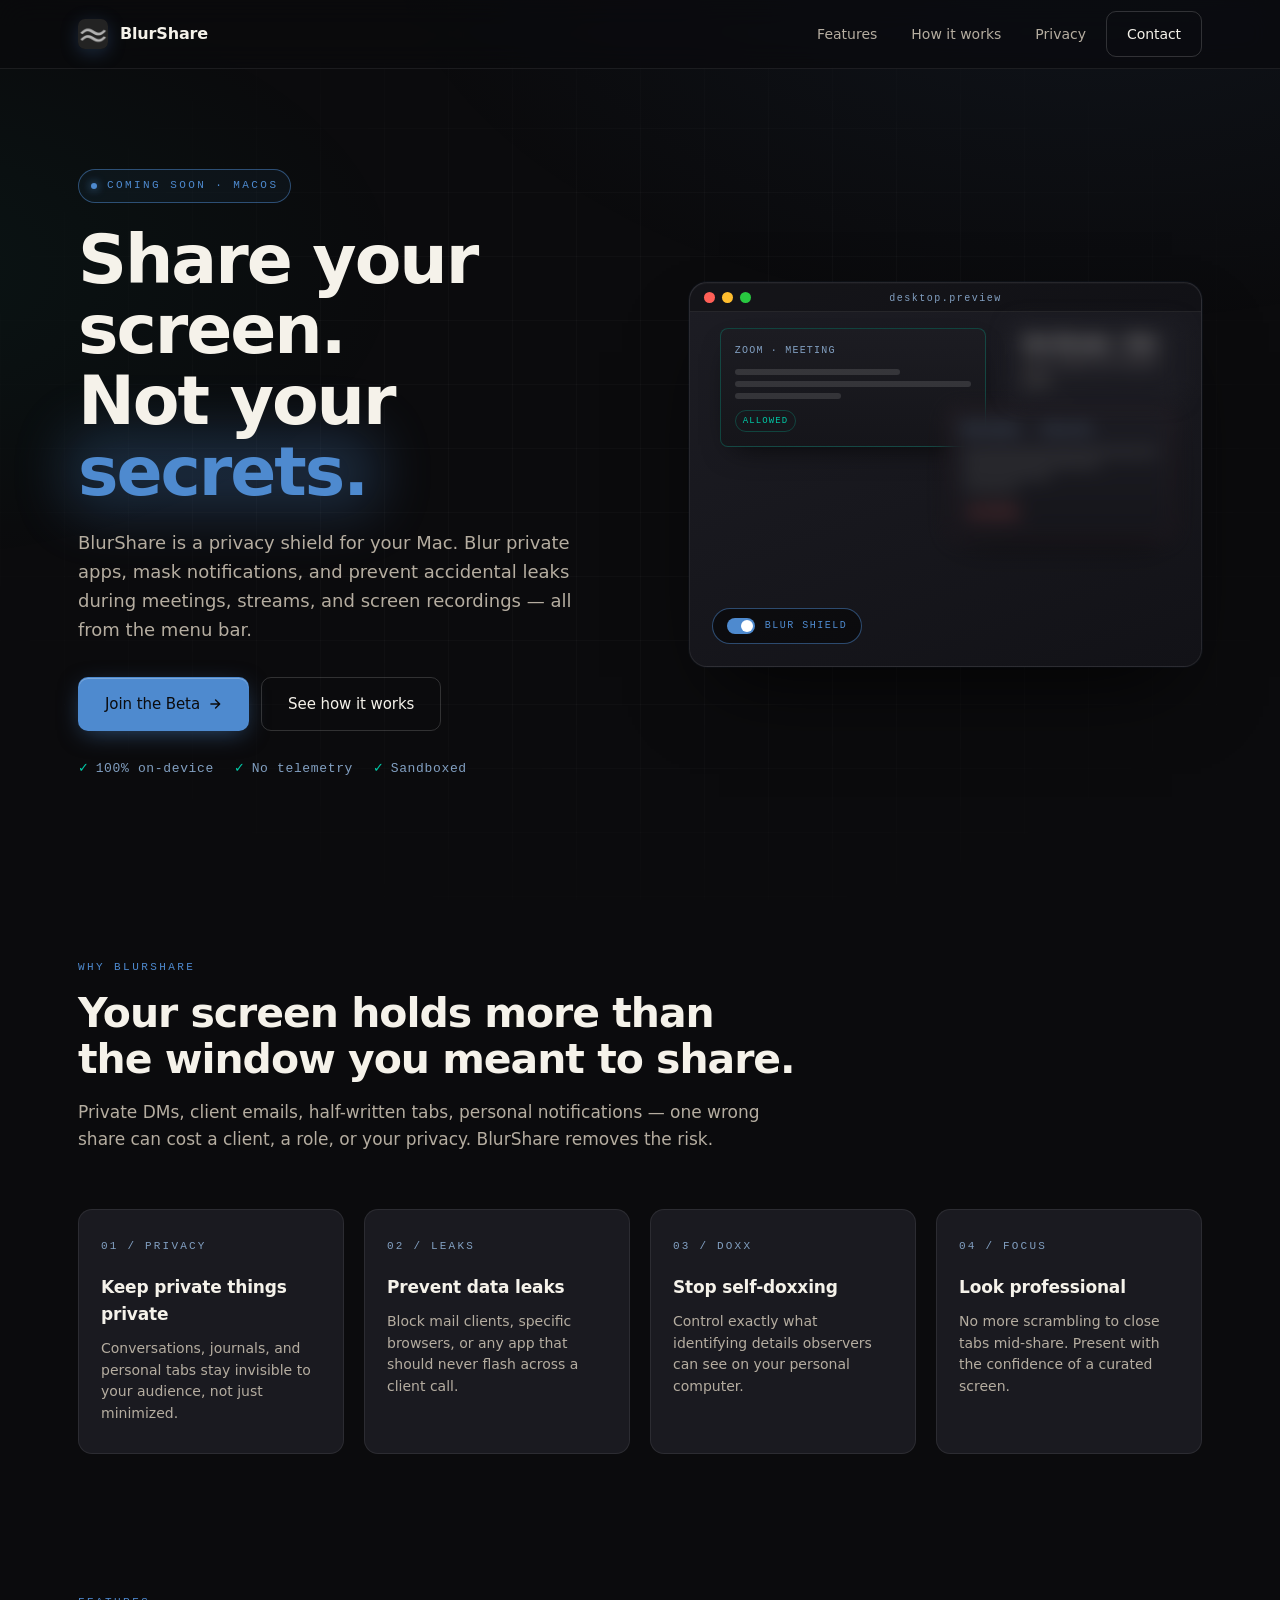
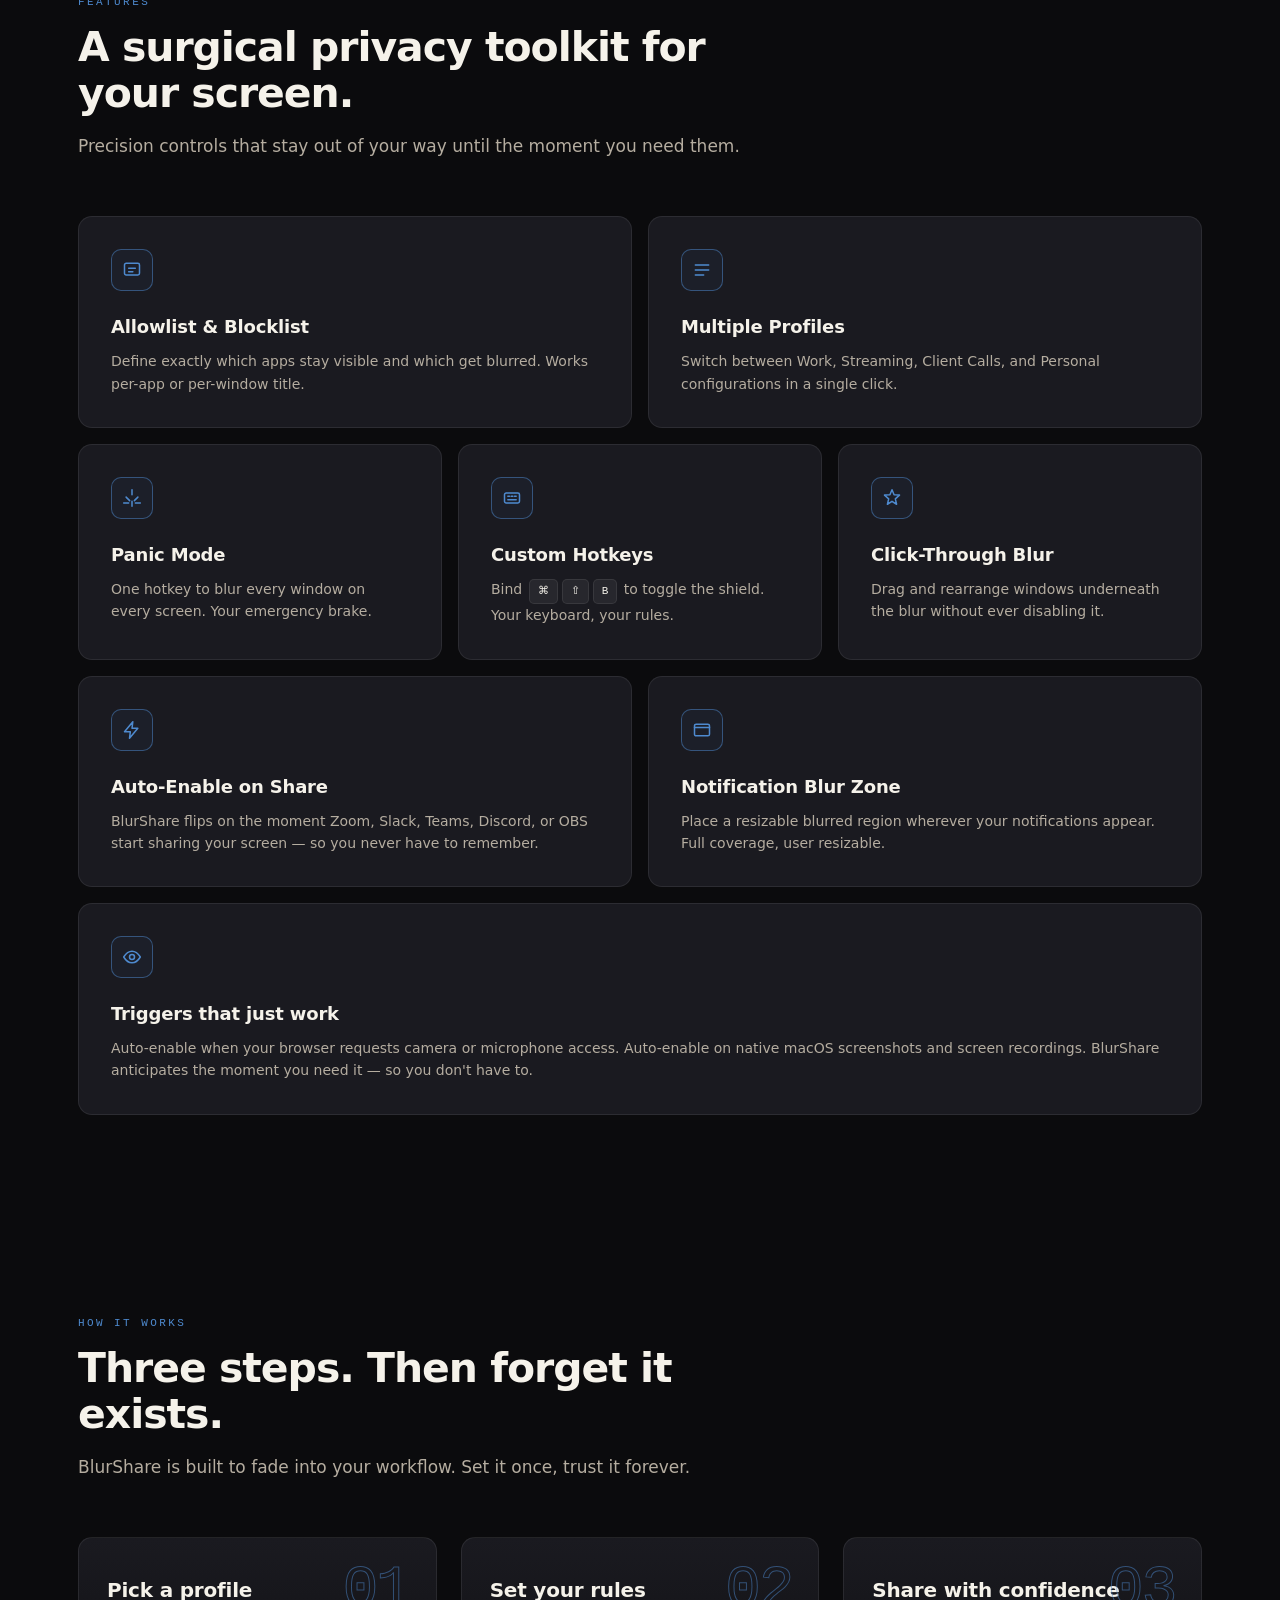
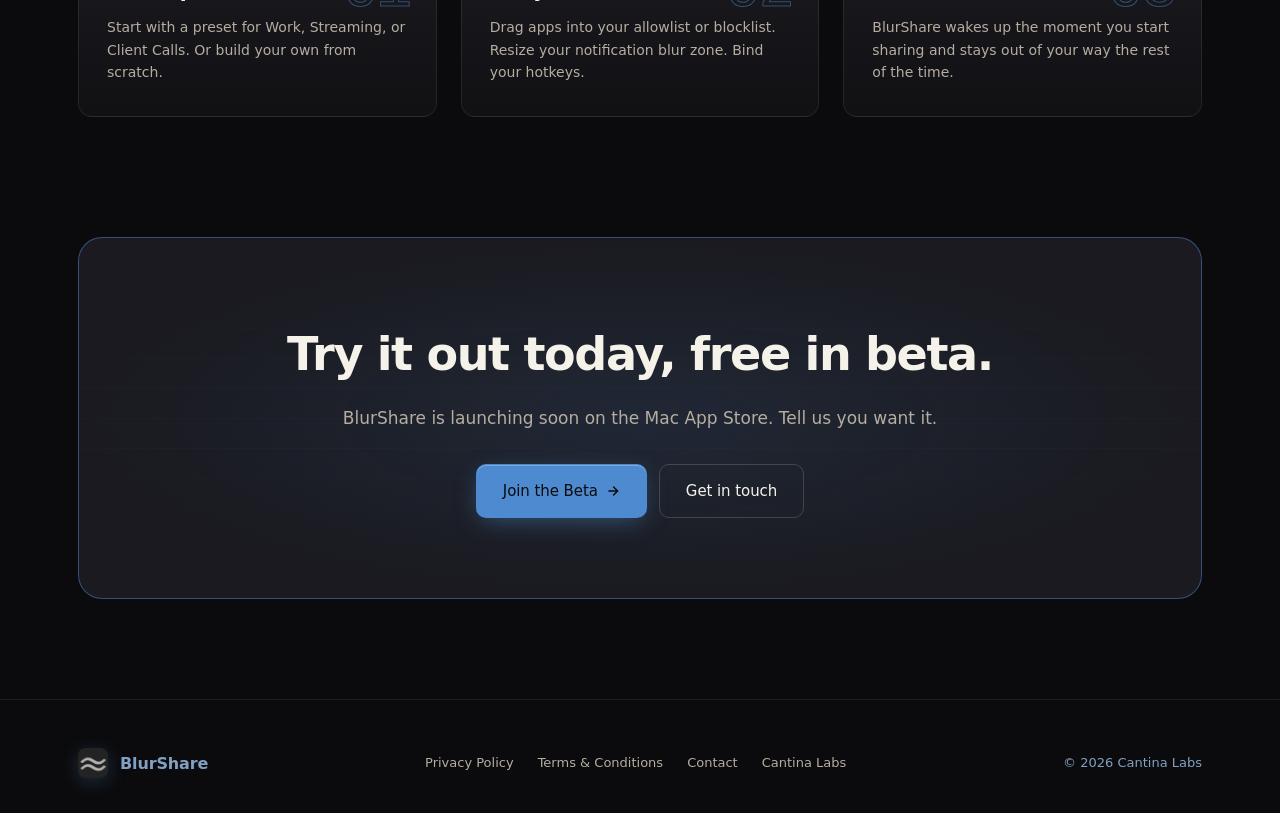
<file: index.html>
<!doctype html>
<html lang="en">
<head>
  <meta charset="utf-8" />
  <meta name="viewport" content="width=device-width, initial-scale=1" />
  <title>BlurShare — Share your screen, not your secrets.</title>
  <meta name="description" content="BlurShare is a macOS privacy shield for screen sharing and recording. Blur sensitive apps, mask notifications, and prevent accidental leaks — all from the menu bar." />
  <meta name="theme-color" content="#0b0b0d" />
  <link rel="icon" href="assets/app-icon.png" />
  <link rel="apple-touch-icon" href="assets/app-icon.png" />
  <meta property="og:title" content="BlurShare — Share your screen, not your secrets." />
  <meta property="og:description" content="A macOS privacy shield for screen sharing and recording. Built for professionals, creators, and anyone who shares their screen." />
  <meta property="og:image" content="assets/app-icon.png" />
  <meta property="og:type" content="website" />
  <link rel="stylesheet" href="styles.css" />
</head>
<body>

  <!-- NAV -->
  <nav class="nav">
    <div class="container nav-inner">
      <a class="nav-brand" href="/">
        <img src="assets/app-icon.png" alt="BlurShare icon" />
        <span>BlurShare</span>
      </a>
      <div class="nav-links">
        <a class="nav-link" href="#features">Features</a>
        <a class="nav-link" href="#how">How it works</a>
        <a class="nav-link" href="privacy.html">Privacy</a>
        <a class="btn btn-ghost" href="https://cantinalabs.dev/#contact">Contact</a>
      </div>
    </div>
  </nav>

  <!-- HERO -->
  <header class="hero">
    <div class="container hero-grid">
      <div class="hero-copy reveal">
        <span class="eyebrow"><span class="dot"></span> Coming soon · macOS</span>
        <h1>
          Share your screen.<br />
          Not your <span class="blur-word">secrets.</span>
        </h1>
        <p class="lede">
          BlurShare is a privacy shield for your Mac. Blur private apps, mask
          notifications, and prevent accidental leaks during meetings,
          streams, and screen recordings — all from the menu bar.
        </p>
        <div class="hero-ctas">
          <a class="btn btn-primary btn-lg" href="https://testflight.apple.com/join/V9GjfPta">
            Join the Beta
            <svg width="14" height="14" viewBox="0 0 24 24" fill="none" stroke="currentColor" stroke-width="2.5" stroke-linecap="round" stroke-linejoin="round"><path d="M5 12h14M13 5l7 7-7 7"/></svg>
          </a>
          <a class="btn btn-ghost btn-lg" href="#features">See how it works</a>
        </div>
        <div class="hero-meta">
          <span><span class="tick">✓</span> 100% on-device</span>
          <span><span class="tick">✓</span> No telemetry</span>
          <span><span class="tick">✓</span> Sandboxed</span>
        </div>
      </div>

      <!-- INTERACTIVE DEMO -->
      <div class="demo reveal reveal-d2" aria-label="Interactive preview">
        <div class="demo-lights"><span></span><span></span><span></span></div>
        <div class="demo-label">desktop.preview</div>

        <div class="win allowed">
          <div class="win-title">Zoom · Meeting</div>
          <div class="win-body">
            <div class="line med"></div>
            <div class="line"></div>
            <div class="line short"></div>
          </div>
          <span class="tag-pill">Allowed</span>
        </div>

        <div class="win private">
          <div class="win-title">Messages · Private</div>
          <div class="win-body">
            <div class="line"></div>
            <div class="line med"></div>
            <div class="line short"></div>
            <div class="line tiny"></div>
          </div>
          <span class="tag-pill">Blocked</span>
        </div>

        <div class="notif">
          <strong>New Message — Mom</strong>
          don't forget your dentist appt…
        </div>

        <button class="demo-toggle" type="button" aria-label="Toggle blur">
          <span class="sw"></span>
          Blur Shield
        </button>
      </div>
    </div>
  </header>

  <!-- PROBLEM / WHY -->
  <section id="why">
    <div class="container">
      <div class="section-head reveal">
        <div class="section-tag">Why BlurShare</div>
        <h2>Your screen holds more than the window you meant to share.</h2>
        <p>Private DMs, client emails, half-written tabs, personal
          notifications — one wrong share can cost a client, a role, or your
          privacy. BlurShare removes the risk.</p>
      </div>

      <div class="problem-row">
        <div class="p-card reveal reveal-d1">
          <div class="num">01 / PRIVACY</div>
          <h3>Keep private things private</h3>
          <p>Conversations, journals, and personal tabs stay invisible to your audience, not just minimized.</p>
        </div>
        <div class="p-card reveal reveal-d2">
          <div class="num">02 / LEAKS</div>
          <h3>Prevent data leaks</h3>
          <p>Block mail clients, specific browsers, or any app that should never flash across a client call.</p>
        </div>
        <div class="p-card reveal reveal-d3">
          <div class="num">03 / DOXX</div>
          <h3>Stop self-doxxing</h3>
          <p>Control exactly what identifying details observers can see on your personal computer.</p>
        </div>
        <div class="p-card reveal reveal-d4">
          <div class="num">04 / FOCUS</div>
          <h3>Look professional</h3>
          <p>No more scrambling to close tabs mid-share. Present with the confidence of a curated screen.</p>
        </div>
      </div>
    </div>
  </section>

  <!-- FEATURES -->
  <section id="features" style="padding-top:40px">
    <div class="container">
      <div class="section-head reveal">
        <div class="section-tag">Features</div>
        <h2>A surgical privacy toolkit for your screen.</h2>
        <p>Precision controls that stay out of your way until the moment you need them.</p>
      </div>

      <div class="features-grid">
        <div class="feat wide reveal reveal-d1">
          <div class="feat-icon">
            <svg width="20" height="20" viewBox="0 0 24 24" fill="none" stroke="currentColor" stroke-width="1.8" stroke-linecap="round" stroke-linejoin="round"><rect x="3" y="4" width="18" height="14" rx="2"/><path d="M8 10h8M8 14h5"/></svg>
          </div>
          <h3>Allowlist &amp; Blocklist</h3>
          <p>Define exactly which apps stay visible and which get blurred. Works per-app or per-window title.</p>
        </div>
        <div class="feat wide reveal reveal-d2">
          <div class="feat-icon">
            <svg width="20" height="20" viewBox="0 0 24 24" fill="none" stroke="currentColor" stroke-width="1.8" stroke-linecap="round" stroke-linejoin="round"><path d="M4 6h16M4 12h16M4 18h10"/></svg>
          </div>
          <h3>Multiple Profiles</h3>
          <p>Switch between Work, Streaming, Client Calls, and Personal configurations in a single click.</p>
        </div>

        <div class="feat reveal reveal-d1">
          <div class="feat-icon">
            <svg width="20" height="20" viewBox="0 0 24 24" fill="none" stroke="currentColor" stroke-width="1.8" stroke-linecap="round" stroke-linejoin="round"><path d="M12 2v6M4.93 10.93l4.24 4.24M2 18h6M19.07 10.93l-4.24 4.24M22 18h-6M12 22v-6"/></svg>
          </div>
          <h3>Panic Mode</h3>
          <p>One hotkey to blur every window on every screen. Your emergency brake.</p>
        </div>
        <div class="feat reveal reveal-d2">
          <div class="feat-icon">
            <svg width="20" height="20" viewBox="0 0 24 24" fill="none" stroke="currentColor" stroke-width="1.8" stroke-linecap="round" stroke-linejoin="round"><rect x="3" y="6" width="18" height="12" rx="2"/><path d="M7 10h2M11 10h2M15 10h2M7 14h10"/></svg>
          </div>
          <h3>Custom Hotkeys</h3>
          <p>Bind <span class="kbd">⌘</span><span class="kbd">⇧</span><span class="kbd">B</span> to toggle the shield. Your keyboard, your rules.</p>
        </div>
        <div class="feat reveal reveal-d3">
          <div class="feat-icon">
            <svg width="20" height="20" viewBox="0 0 24 24" fill="none" stroke="currentColor" stroke-width="1.8" stroke-linecap="round" stroke-linejoin="round"><path d="M12 2l2.5 6 6.5.5-5 4.5 1.5 6.5L12 16l-5.5 3.5 1.5-6.5L3 8.5 9.5 8z"/></svg>
          </div>
          <h3>Click-Through Blur</h3>
          <p>Drag and rearrange windows underneath the blur without ever disabling it.</p>
        </div>

        <div class="feat wide reveal reveal-d1">
          <div class="feat-icon">
            <svg width="20" height="20" viewBox="0 0 24 24" fill="none" stroke="currentColor" stroke-width="1.8" stroke-linecap="round" stroke-linejoin="round"><path d="M13 2L3 14h7l-1 8 10-12h-7l1-8z"/></svg>
          </div>
          <h3>Auto-Enable on Share</h3>
          <p>BlurShare flips on the moment Zoom, Slack, Teams, Discord, or OBS start sharing your screen — so you never have to remember.</p>
        </div>
        <div class="feat wide reveal reveal-d2">
          <div class="feat-icon">
            <svg width="20" height="20" viewBox="0 0 24 24" fill="none" stroke="currentColor" stroke-width="1.8" stroke-linecap="round" stroke-linejoin="round"><rect x="3" y="5" width="18" height="14" rx="2"/><path d="M3 9h18"/></svg>
          </div>
          <h3>Notification Blur Zone</h3>
          <p>Place a resizable blurred region wherever your notifications appear. Full coverage, user resizable.</p>
        </div>

        <div class="feat full reveal reveal-d1">
          <div class="feat-icon">
            <svg width="20" height="20" viewBox="0 0 24 24" fill="none" stroke="currentColor" stroke-width="1.8" stroke-linecap="round" stroke-linejoin="round"><circle cx="12" cy="12" r="3"/><path d="M2 12c2.5-4 6-7 10-7s7.5 3 10 7c-2.5 4-6 7-10 7s-7.5-3-10-7z"/></svg>
          </div>
          <h3>Triggers that just work</h3>
          <p>Auto-enable when your browser requests camera or microphone access. Auto-enable on native macOS screenshots and screen recordings. BlurShare anticipates the moment you need it — so you don't have to.</p>
        </div>
      </div>
    </div>
  </section>

  <!-- HOW IT WORKS -->
  <section id="how">
    <div class="container">
      <div class="section-head reveal">
        <div class="section-tag">How it works</div>
        <h2>Three steps. Then forget it exists.</h2>
        <p>BlurShare is built to fade into your workflow. Set it once, trust it forever.</p>
      </div>
      <div class="how">
        <div class="step reveal reveal-d1">
          <h3>Pick a profile</h3>
          <p>Start with a preset for Work, Streaming, or Client Calls. Or build your own from scratch.</p>
        </div>
        <div class="step reveal reveal-d2">
          <h3>Set your rules</h3>
          <p>Drag apps into your allowlist or blocklist. Resize your notification blur zone. Bind your hotkeys.</p>
        </div>
        <div class="step reveal reveal-d3">
          <h3>Share with confidence</h3>
          <p>BlurShare wakes up the moment you start sharing and stays out of your way the rest of the time.</p>
        </div>
      </div>
    </div>
  </section>

  <!-- CTA -->
  <section id="cta" style="padding-top:20px">
    <div class="container">
      <div class="cta-block reveal">
        <h2>Try it out today, free in beta.</h2>
        <p>BlurShare is launching soon on the Mac App Store. Tell us you want it.</p>
        <div class="cta-ctas">
          <a class="btn btn-primary btn-lg" href="https://testflight.apple.com/join/V9GjfPta">
            Join the Beta
            <svg width="14" height="14" viewBox="0 0 24 24" fill="none" stroke="currentColor" stroke-width="2.5" stroke-linecap="round" stroke-linejoin="round"><path d="M5 12h14M13 5l7 7-7 7"/></svg>
          </a>
          <a class="btn btn-ghost btn-lg" href="https://cantinalabs.dev/#contact">Get in touch</a>
        </div>
      </div>
    </div>
  </section>

  <!-- FOOTER -->
  <footer>
    <div class="container foot-grid">
      <div class="nav-brand">
        <img src="assets/app-icon.png" alt="BlurShare icon" />
        <span>BlurShare</span>
      </div>
      <div class="foot-links">
        <a href="privacy.html">Privacy Policy</a>
        <a href="terms.html">Terms &amp; Conditions</a>
        <a href="https://cantinalabs.dev/#contact">Contact</a>
        <a href="https://cantinalabs.dev">Cantina Labs</a>
      </div>
      <div>© <span data-year>2026</span> Cantina Labs</div>
    </div>
  </footer>

  <script src="script.js"></script>
</body>
</html>
</file>
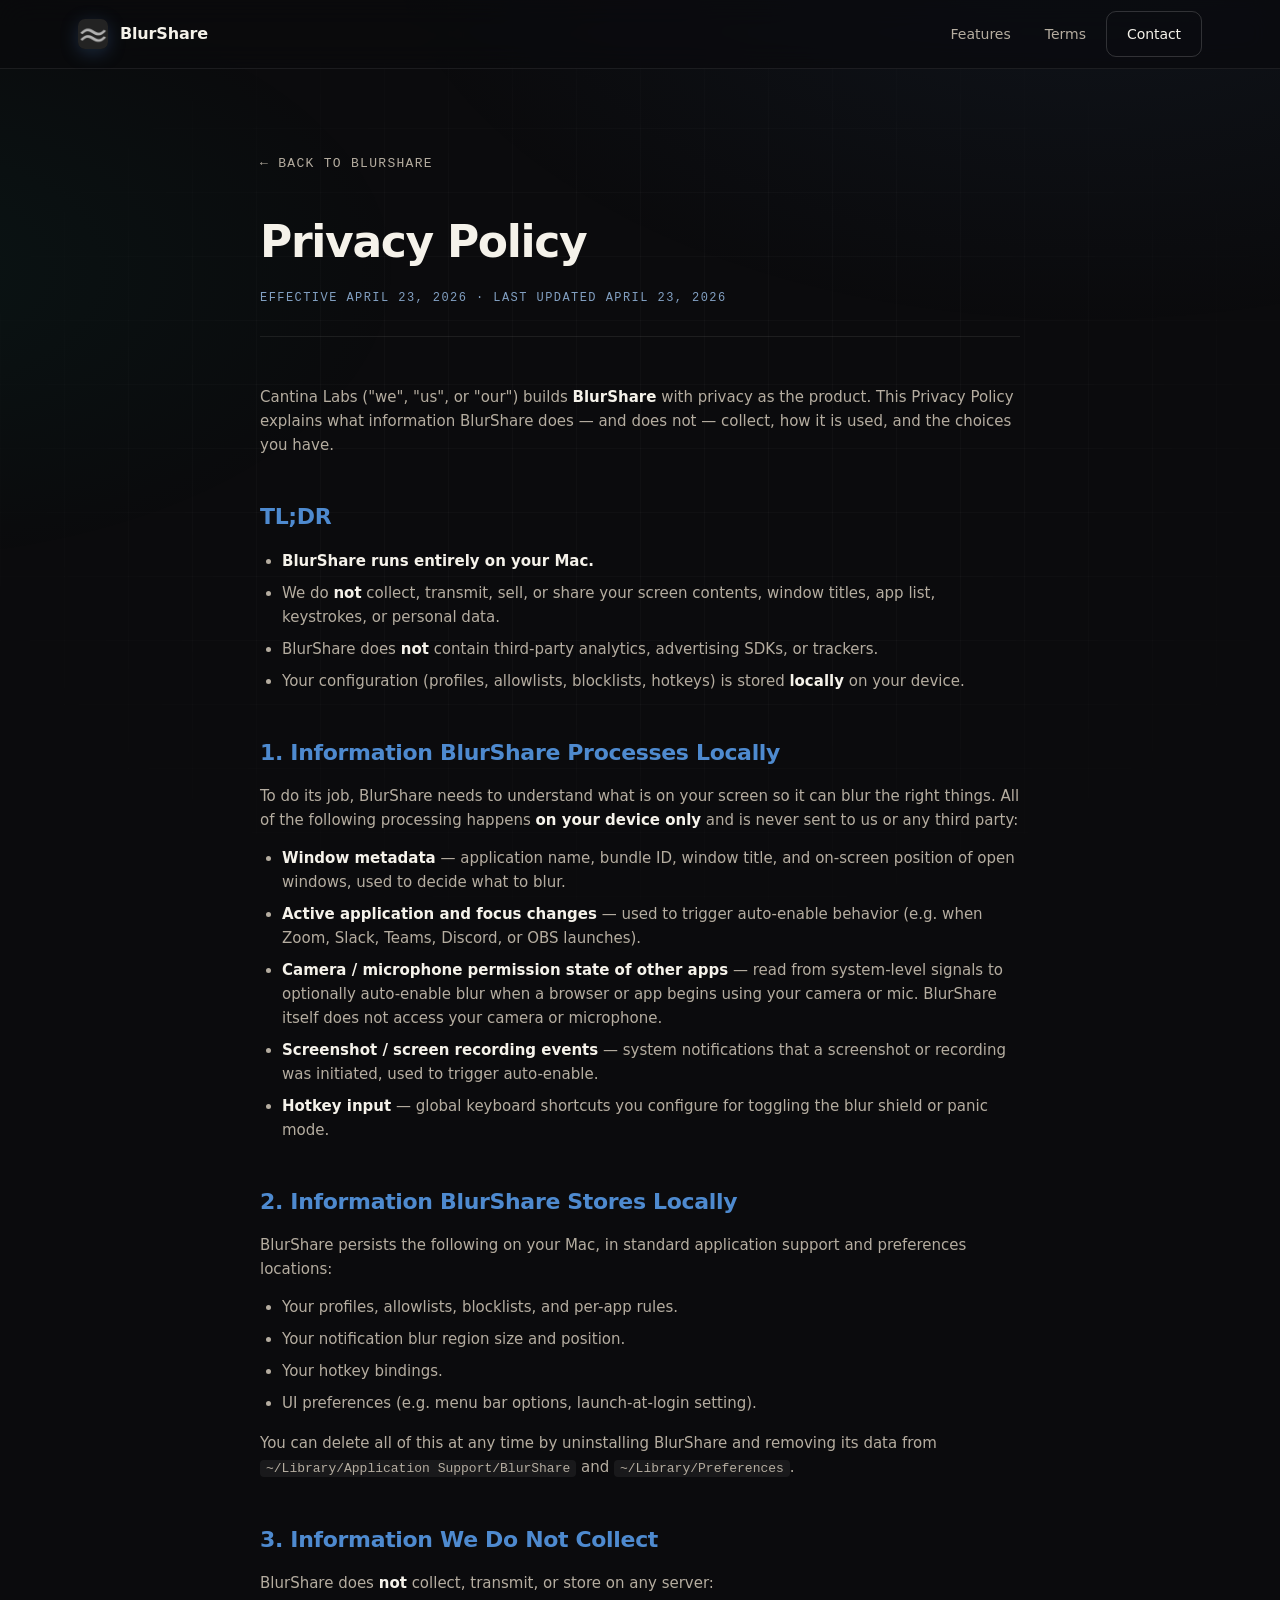
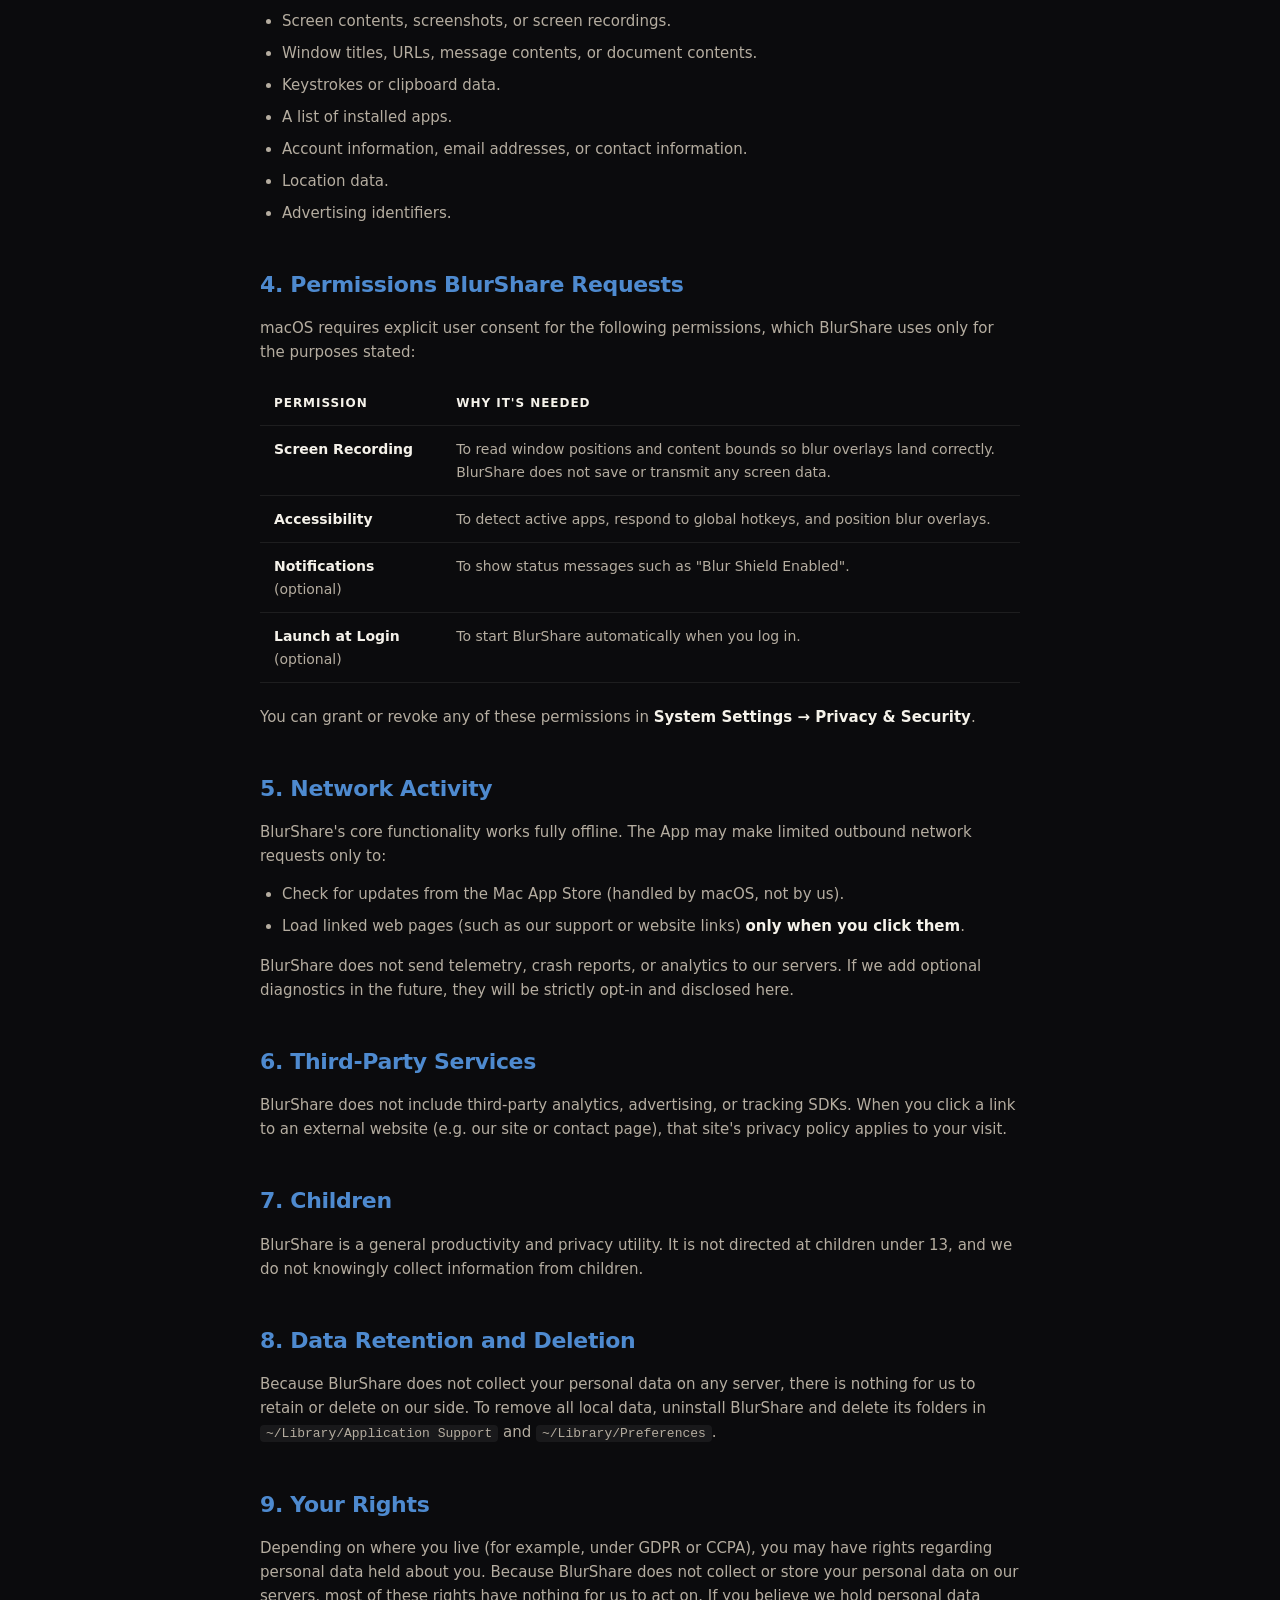
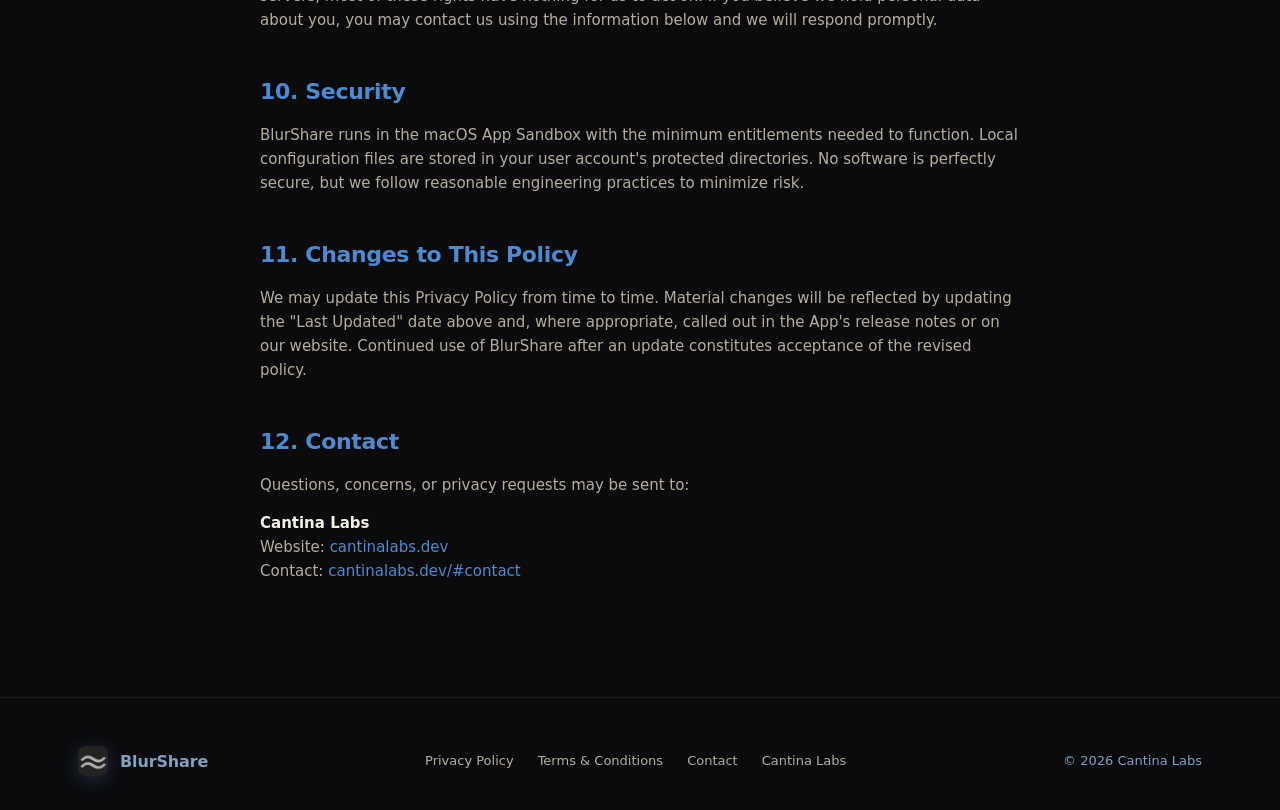
<file: privacy.html>
<!doctype html>
<html lang="en">
<head>
  <meta charset="utf-8" />
  <meta name="viewport" content="width=device-width, initial-scale=1" />
  <title>Privacy Policy — BlurShare</title>
  <meta name="description" content="BlurShare's privacy policy: what we collect, what we don't, and why." />
  <link rel="icon" href="assets/app-icon.png" />
  <link rel="stylesheet" href="styles.css" />
</head>
<body>

  <nav class="nav">
    <div class="container nav-inner">
      <a class="nav-brand" href="index.html">
        <img src="assets/app-icon.png" alt="BlurShare icon" />
        <span>BlurShare</span>
      </a>
      <div class="nav-links">
        <a class="nav-link" href="index.html#features">Features</a>
        <a class="nav-link" href="terms.html">Terms</a>
        <a class="btn btn-ghost" href="https://cantinalabs.dev/#contact">Contact</a>
      </div>
    </div>
  </nav>

  <main class="container">
    <article class="legal">
      <a class="back" href="index.html">← Back to BlurShare</a>
      <h1>Privacy Policy</h1>
      <div class="meta">Effective April 23, 2026 · Last updated April 23, 2026</div>

      <p>Cantina Labs ("we", "us", or "our") builds <strong>BlurShare</strong> with privacy as the product. This Privacy Policy explains what information BlurShare does — and does not — collect, how it is used, and the choices you have.</p>

      <h2>TL;DR</h2>
      <ul>
        <li><strong>BlurShare runs entirely on your Mac.</strong></li>
        <li>We do <strong>not</strong> collect, transmit, sell, or share your screen contents, window titles, app list, keystrokes, or personal data.</li>
        <li>BlurShare does <strong>not</strong> contain third-party analytics, advertising SDKs, or trackers.</li>
        <li>Your configuration (profiles, allowlists, blocklists, hotkeys) is stored <strong>locally</strong> on your device.</li>
      </ul>

      <h2>1. Information BlurShare Processes Locally</h2>
      <p>To do its job, BlurShare needs to understand what is on your screen so it can blur the right things. All of the following processing happens <strong>on your device only</strong> and is never sent to us or any third party:</p>
      <ul>
        <li><strong>Window metadata</strong> — application name, bundle ID, window title, and on-screen position of open windows, used to decide what to blur.</li>
        <li><strong>Active application and focus changes</strong> — used to trigger auto-enable behavior (e.g. when Zoom, Slack, Teams, Discord, or OBS launches).</li>
        <li><strong>Camera / microphone permission state of other apps</strong> — read from system-level signals to optionally auto-enable blur when a browser or app begins using your camera or mic. BlurShare itself does not access your camera or microphone.</li>
        <li><strong>Screenshot / screen recording events</strong> — system notifications that a screenshot or recording was initiated, used to trigger auto-enable.</li>
        <li><strong>Hotkey input</strong> — global keyboard shortcuts you configure for toggling the blur shield or panic mode.</li>
      </ul>

      <h2>2. Information BlurShare Stores Locally</h2>
      <p>BlurShare persists the following on your Mac, in standard application support and preferences locations:</p>
      <ul>
        <li>Your profiles, allowlists, blocklists, and per-app rules.</li>
        <li>Your notification blur region size and position.</li>
        <li>Your hotkey bindings.</li>
        <li>UI preferences (e.g. menu bar options, launch-at-login setting).</li>
      </ul>
      <p>You can delete all of this at any time by uninstalling BlurShare and removing its data from <code>~/Library/Application Support/BlurShare</code> and <code>~/Library/Preferences</code>.</p>

      <h2>3. Information We Do Not Collect</h2>
      <p>BlurShare does <strong>not</strong> collect, transmit, or store on any server:</p>
      <ul>
        <li>Screen contents, screenshots, or screen recordings.</li>
        <li>Window titles, URLs, message contents, or document contents.</li>
        <li>Keystrokes or clipboard data.</li>
        <li>A list of installed apps.</li>
        <li>Account information, email addresses, or contact information.</li>
        <li>Location data.</li>
        <li>Advertising identifiers.</li>
      </ul>

      <h2>4. Permissions BlurShare Requests</h2>
      <p>macOS requires explicit user consent for the following permissions, which BlurShare uses only for the purposes stated:</p>
      <table>
        <thead>
          <tr><th>Permission</th><th>Why it's needed</th></tr>
        </thead>
        <tbody>
          <tr><td><strong>Screen Recording</strong></td><td>To read window positions and content bounds so blur overlays land correctly. BlurShare does not save or transmit any screen data.</td></tr>
          <tr><td><strong>Accessibility</strong></td><td>To detect active apps, respond to global hotkeys, and position blur overlays.</td></tr>
          <tr><td><strong>Notifications</strong> (optional)</td><td>To show status messages such as "Blur Shield Enabled".</td></tr>
          <tr><td><strong>Launch at Login</strong> (optional)</td><td>To start BlurShare automatically when you log in.</td></tr>
        </tbody>
      </table>
      <p>You can grant or revoke any of these permissions in <strong>System Settings → Privacy &amp; Security</strong>.</p>

      <h2>5. Network Activity</h2>
      <p>BlurShare's core functionality works fully offline. The App may make limited outbound network requests only to:</p>
      <ul>
        <li>Check for updates from the Mac App Store (handled by macOS, not by us).</li>
        <li>Load linked web pages (such as our support or website links) <strong>only when you click them</strong>.</li>
      </ul>
      <p>BlurShare does not send telemetry, crash reports, or analytics to our servers. If we add optional diagnostics in the future, they will be strictly opt-in and disclosed here.</p>

      <h2>6. Third-Party Services</h2>
      <p>BlurShare does not include third-party analytics, advertising, or tracking SDKs. When you click a link to an external website (e.g. our site or contact page), that site's privacy policy applies to your visit.</p>

      <h2>7. Children</h2>
      <p>BlurShare is a general productivity and privacy utility. It is not directed at children under 13, and we do not knowingly collect information from children.</p>

      <h2>8. Data Retention and Deletion</h2>
      <p>Because BlurShare does not collect your personal data on any server, there is nothing for us to retain or delete on our side. To remove all local data, uninstall BlurShare and delete its folders in <code>~/Library/Application Support</code> and <code>~/Library/Preferences</code>.</p>

      <h2>9. Your Rights</h2>
      <p>Depending on where you live (for example, under GDPR or CCPA), you may have rights regarding personal data held about you. Because BlurShare does not collect or store your personal data on our servers, most of these rights have nothing for us to act on. If you believe we hold personal data about you, you may contact us using the information below and we will respond promptly.</p>

      <h2>10. Security</h2>
      <p>BlurShare runs in the macOS App Sandbox with the minimum entitlements needed to function. Local configuration files are stored in your user account's protected directories. No software is perfectly secure, but we follow reasonable engineering practices to minimize risk.</p>

      <h2>11. Changes to This Policy</h2>
      <p>We may update this Privacy Policy from time to time. Material changes will be reflected by updating the "Last Updated" date above and, where appropriate, called out in the App's release notes or on our website. Continued use of BlurShare after an update constitutes acceptance of the revised policy.</p>

      <h2>12. Contact</h2>
      <p>Questions, concerns, or privacy requests may be sent to:</p>
      <p><strong>Cantina Labs</strong><br />
      Website: <a href="https://cantinalabs.dev">cantinalabs.dev</a><br />
      Contact: <a href="https://cantinalabs.dev/#contact">cantinalabs.dev/#contact</a></p>
    </article>
  </main>

  <footer>
    <div class="container foot-grid">
      <div class="nav-brand">
        <img src="assets/app-icon.png" alt="BlurShare icon" />
        <span>BlurShare</span>
      </div>
      <div class="foot-links">
        <a href="privacy.html">Privacy Policy</a>
        <a href="terms.html">Terms &amp; Conditions</a>
        <a href="https://cantinalabs.dev/#contact">Contact</a>
        <a href="https://cantinalabs.dev">Cantina Labs</a>
      </div>
      <div>© <span data-year>2026</span> Cantina Labs</div>
    </div>
  </footer>

  <script src="script.js"></script>
</body>
</html>
</file>
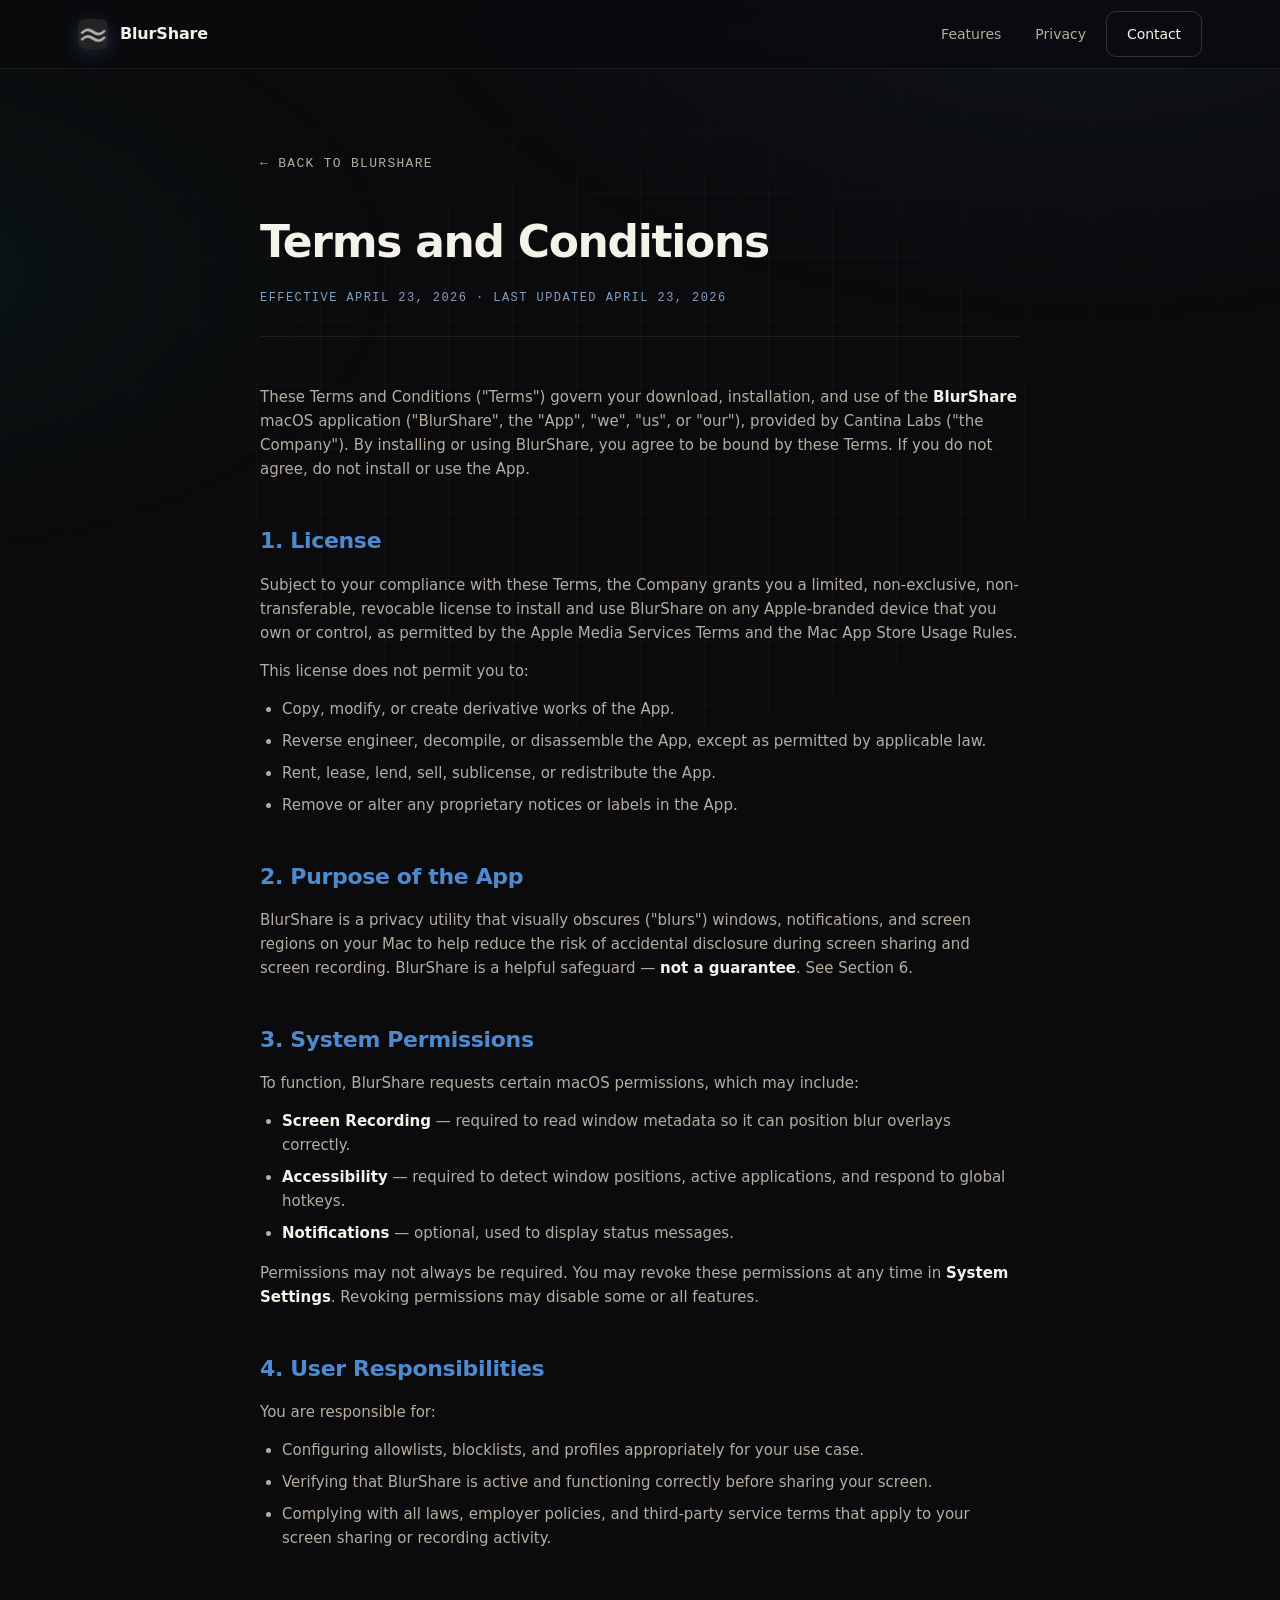
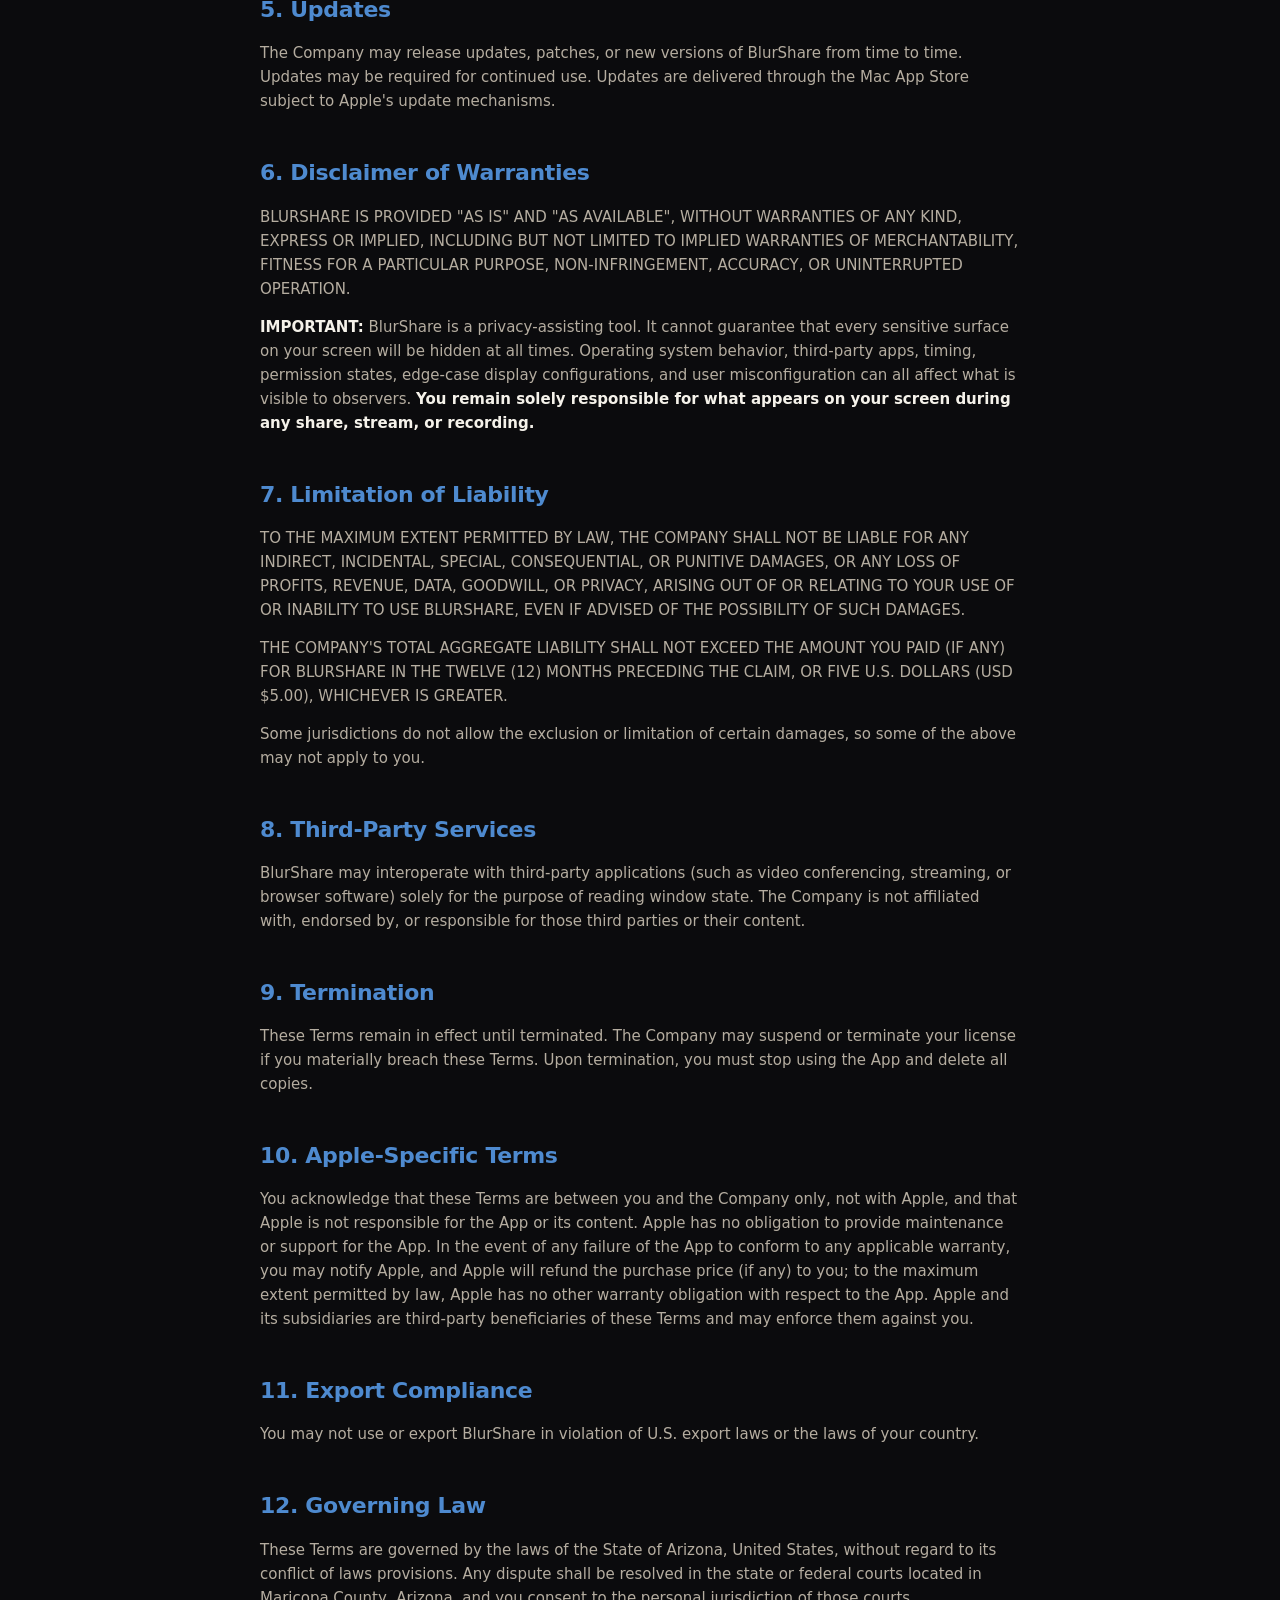
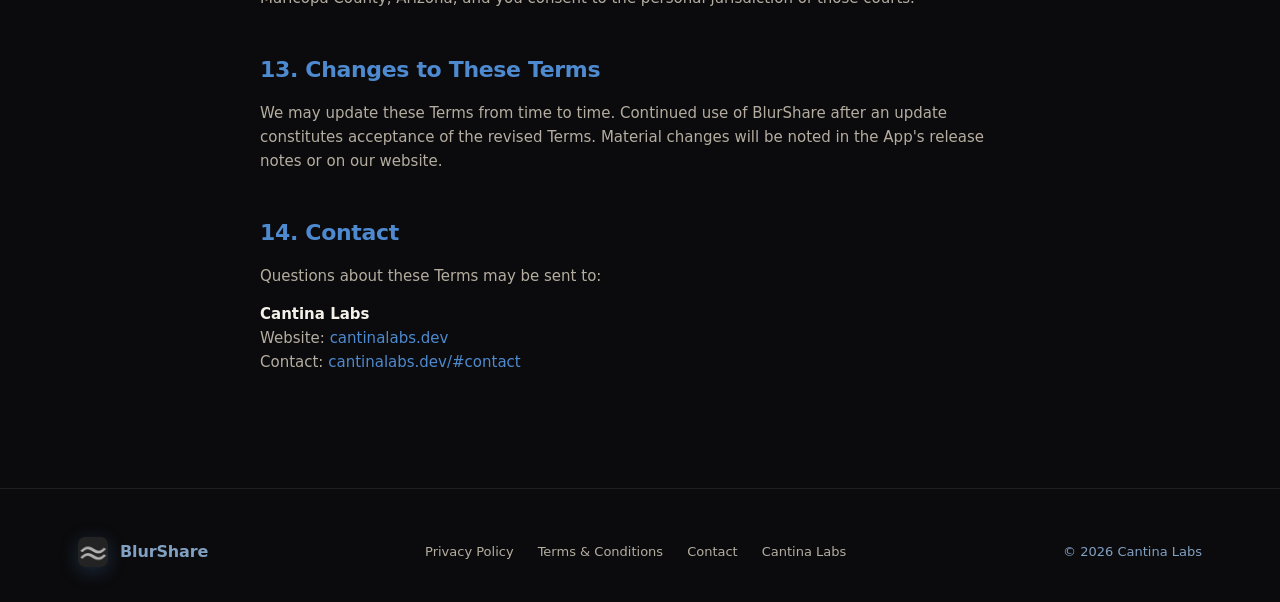
<file: terms.html>
<!doctype html>
<html lang="en">
<head>
  <meta charset="utf-8" />
  <meta name="viewport" content="width=device-width, initial-scale=1" />
  <title>Terms &amp; Conditions — BlurShare</title>
  <meta name="description" content="BlurShare's terms and conditions." />
  <link rel="icon" href="assets/app-icon.png" />
  <link rel="stylesheet" href="styles.css" />
</head>
<body>

  <nav class="nav">
    <div class="container nav-inner">
      <a class="nav-brand" href="index.html">
        <img src="assets/app-icon.png" alt="BlurShare icon" />
        <span>BlurShare</span>
      </a>
      <div class="nav-links">
        <a class="nav-link" href="index.html#features">Features</a>
        <a class="nav-link" href="privacy.html">Privacy</a>
        <a class="btn btn-ghost" href="https://cantinalabs.dev/#contact">Contact</a>
      </div>
    </div>
  </nav>

  <main class="container">
    <article class="legal">
      <a class="back" href="index.html">← Back to BlurShare</a>
      <h1>Terms and Conditions</h1>
      <div class="meta">Effective April 23, 2026 · Last updated April 23, 2026</div>

      <p>These Terms and Conditions ("Terms") govern your download, installation, and use of the <strong>BlurShare</strong> macOS application ("BlurShare", the "App", "we", "us", or "our"), provided by Cantina Labs ("the Company"). By installing or using BlurShare, you agree to be bound by these Terms. If you do not agree, do not install or use the App.</p>

      <h2>1. License</h2>
      <p>Subject to your compliance with these Terms, the Company grants you a limited, non-exclusive, non-transferable, revocable license to install and use BlurShare on any Apple-branded device that you own or control, as permitted by the Apple Media Services Terms and the Mac App Store Usage Rules.</p>
      <p>This license does not permit you to:</p>
      <ul>
        <li>Copy, modify, or create derivative works of the App.</li>
        <li>Reverse engineer, decompile, or disassemble the App, except as permitted by applicable law.</li>
        <li>Rent, lease, lend, sell, sublicense, or redistribute the App.</li>
        <li>Remove or alter any proprietary notices or labels in the App.</li>
      </ul>

      <h2>2. Purpose of the App</h2>
      <p>BlurShare is a privacy utility that visually obscures ("blurs") windows, notifications, and screen regions on your Mac to help reduce the risk of accidental disclosure during screen sharing and screen recording. BlurShare is a helpful safeguard — <strong>not a guarantee</strong>. See Section 6.</p>

      <h2>3. System Permissions</h2>
      <p>To function, BlurShare requests certain macOS permissions, which may include:</p>
      <ul>
        <li><strong>Screen Recording</strong> — required to read window metadata so it can position blur overlays correctly.</li>
        <li><strong>Accessibility</strong> — required to detect window positions, active applications, and respond to global hotkeys.</li>
        <li><strong>Notifications</strong> — optional, used to display status messages.</li>
      </ul>
      <p>Permissions may not always be required. You may revoke these permissions at any time in <strong>System Settings</strong>. Revoking permissions may disable some or all features.</p>

      <h2>4. User Responsibilities</h2>
      <p>You are responsible for:</p>
      <ul>
        <li>Configuring allowlists, blocklists, and profiles appropriately for your use case.</li>
        <li>Verifying that BlurShare is active and functioning correctly before sharing your screen.</li>
        <li>Complying with all laws, employer policies, and third-party service terms that apply to your screen sharing or recording activity.</li>
      </ul>

      <h2>5. Updates</h2>
      <p>The Company may release updates, patches, or new versions of BlurShare from time to time. Updates may be required for continued use. Updates are delivered through the Mac App Store subject to Apple's update mechanisms.</p>

      <h2>6. Disclaimer of Warranties</h2>
      <p>BLURSHARE IS PROVIDED "AS IS" AND "AS AVAILABLE", WITHOUT WARRANTIES OF ANY KIND, EXPRESS OR IMPLIED, INCLUDING BUT NOT LIMITED TO IMPLIED WARRANTIES OF MERCHANTABILITY, FITNESS FOR A PARTICULAR PURPOSE, NON-INFRINGEMENT, ACCURACY, OR UNINTERRUPTED OPERATION.</p>
      <p><strong>IMPORTANT:</strong> BlurShare is a privacy-assisting tool. It cannot guarantee that every sensitive surface on your screen will be hidden at all times. Operating system behavior, third-party apps, timing, permission states, edge-case display configurations, and user misconfiguration can all affect what is visible to observers. <strong>You remain solely responsible for what appears on your screen during any share, stream, or recording.</strong></p>

      <h2>7. Limitation of Liability</h2>
      <p>TO THE MAXIMUM EXTENT PERMITTED BY LAW, THE COMPANY SHALL NOT BE LIABLE FOR ANY INDIRECT, INCIDENTAL, SPECIAL, CONSEQUENTIAL, OR PUNITIVE DAMAGES, OR ANY LOSS OF PROFITS, REVENUE, DATA, GOODWILL, OR PRIVACY, ARISING OUT OF OR RELATING TO YOUR USE OF OR INABILITY TO USE BLURSHARE, EVEN IF ADVISED OF THE POSSIBILITY OF SUCH DAMAGES.</p>
      <p>THE COMPANY'S TOTAL AGGREGATE LIABILITY SHALL NOT EXCEED THE AMOUNT YOU PAID (IF ANY) FOR BLURSHARE IN THE TWELVE (12) MONTHS PRECEDING THE CLAIM, OR FIVE U.S. DOLLARS (USD $5.00), WHICHEVER IS GREATER.</p>
      <p>Some jurisdictions do not allow the exclusion or limitation of certain damages, so some of the above may not apply to you.</p>

      <h2>8. Third-Party Services</h2>
      <p>BlurShare may interoperate with third-party applications (such as video conferencing, streaming, or browser software) solely for the purpose of reading window state. The Company is not affiliated with, endorsed by, or responsible for those third parties or their content.</p>

      <h2>9. Termination</h2>
      <p>These Terms remain in effect until terminated. The Company may suspend or terminate your license if you materially breach these Terms. Upon termination, you must stop using the App and delete all copies.</p>

      <h2>10. Apple-Specific Terms</h2>
      <p>You acknowledge that these Terms are between you and the Company only, not with Apple, and that Apple is not responsible for the App or its content. Apple has no obligation to provide maintenance or support for the App. In the event of any failure of the App to conform to any applicable warranty, you may notify Apple, and Apple will refund the purchase price (if any) to you; to the maximum extent permitted by law, Apple has no other warranty obligation with respect to the App. Apple and its subsidiaries are third-party beneficiaries of these Terms and may enforce them against you.</p>

      <h2>11. Export Compliance</h2>
      <p>You may not use or export BlurShare in violation of U.S. export laws or the laws of your country.</p>

      <h2>12. Governing Law</h2>
      <p>These Terms are governed by the laws of the State of Arizona, United States, without regard to its conflict of laws provisions. Any dispute shall be resolved in the state or federal courts located in Maricopa County, Arizona, and you consent to the personal jurisdiction of those courts.</p>

      <h2>13. Changes to These Terms</h2>
      <p>We may update these Terms from time to time. Continued use of BlurShare after an update constitutes acceptance of the revised Terms. Material changes will be noted in the App's release notes or on our website.</p>

      <h2>14. Contact</h2>
      <p>Questions about these Terms may be sent to:</p>
      <p><strong>Cantina Labs</strong><br />
      Website: <a href="https://cantinalabs.dev">cantinalabs.dev</a><br />
      Contact: <a href="https://cantinalabs.dev/#contact">cantinalabs.dev/#contact</a></p>
    </article>
  </main>

  <footer>
    <div class="container foot-grid">
      <div class="nav-brand">
        <img src="assets/app-icon.png" alt="BlurShare icon" />
        <span>BlurShare</span>
      </div>
      <div class="foot-links">
        <a href="privacy.html">Privacy Policy</a>
        <a href="terms.html">Terms &amp; Conditions</a>
        <a href="https://cantinalabs.dev/#contact">Contact</a>
        <a href="https://cantinalabs.dev">Cantina Labs</a>
      </div>
      <div>© <span data-year>2026</span> Cantina Labs</div>
    </div>
  </footer>

  <script src="script.js"></script>
</body>
</html>
</file>
<file: styles.css>
/* BlurShare — shared styles */

:root {
  --bg: #0b0b0d;
  --bg-2: #111114;
  --bg-3: #17171c;
  --surface: #1a1a20;
  --border: rgba(255, 255, 255, 0.08);
  --border-strong: rgba(255, 255, 255, 0.16);
  --fg: #f5f2ea;
  --fg-dim: #b5ada0;
  --muted: #82a0c2;
  --blue: #4e8acf;
  --blue-dim: rgba(78, 138, 207, 0.5);
  --blue-glow: rgba(78, 138, 207, 0.25);
  --teal: #00c9a7;
  --teal-dim: rgba(0, 201, 167, 0.25);
  --danger: #ff6b6b;
  --font-sans: -apple-system, BlinkMacSystemFont, "SF Pro Display", "Inter", system-ui, sans-serif;
  --font-mono: "SF Mono", "JetBrains Mono", ui-monospace, Menlo, monospace;
  --radius: 14px;
  --maxw: 1180px;
  --ease: cubic-bezier(0.22, 1, 0.36, 1);
}

* { box-sizing: border-box; margin: 0; padding: 0; }

html { scroll-behavior: smooth; }

body {
  font-family: var(--font-sans);
  background: var(--bg);
  color: var(--fg);
  line-height: 1.6;
  overflow-x: hidden;
  -webkit-font-smoothing: antialiased;
}

/* ambient background noise + grid */
body::before {
  content: "";
  position: fixed;
  inset: 0;
  pointer-events: none;
  background-image:
    radial-gradient(1200px 700px at 85% -10%, rgba(78, 138, 207, 0.08), transparent 60%),
    radial-gradient(900px 500px at -10% 30%, rgba(0, 201, 167, 0.05), transparent 60%);
  z-index: 0;
}

body::after {
  content: "";
  position: fixed;
  inset: 0;
  pointer-events: none;
  background-image:
    linear-gradient(rgba(255, 255, 255, 0.025) 1px, transparent 1px),
    linear-gradient(90deg, rgba(255, 255, 255, 0.025) 1px, transparent 1px);
  background-size: 64px 64px;
  mask-image: radial-gradient(ellipse at center, black 40%, transparent 85%);
  z-index: 0;
}

a { color: inherit; text-decoration: none; }

.container {
  width: 100%;
  max-width: var(--maxw);
  margin: 0 auto;
  padding: 0 28px;
  position: relative;
  z-index: 1;
}

/* ============ NAV ============ */
.nav {
  position: sticky;
  top: 0;
  z-index: 100;
  background: rgba(11, 11, 13, 0.72);
  backdrop-filter: saturate(150%) blur(14px);
  -webkit-backdrop-filter: saturate(150%) blur(14px);
  border-bottom: 1px solid var(--border);
}
.nav-inner {
  display: flex; align-items: center; justify-content: space-between;
  height: 68px;
}
.nav-brand {
  display: flex; align-items: center; gap: 12px;
  font-weight: 600; letter-spacing: -0.01em;
}
.nav-brand img {
  width: 30px; height: 30px; border-radius: 7px;
  box-shadow: 0 4px 18px rgba(78, 138, 207, 0.25);
}
.nav-brand span { font-size: 16px; }
.nav-links { display: flex; align-items: center; gap: 6px; }
.nav-link {
  padding: 8px 14px;
  font-size: 14px;
  color: var(--fg-dim);
  border-radius: 8px;
  transition: color 0.2s var(--ease), background 0.2s var(--ease);
}
.nav-link:hover { color: var(--fg); background: rgba(255, 255, 255, 0.04); }

.btn {
  display: inline-flex; align-items: center; gap: 8px;
  padding: 11px 20px;
  font-size: 14px;
  font-weight: 500;
  letter-spacing: -0.005em;
  border-radius: 10px;
  border: 1px solid transparent;
  cursor: pointer;
  transition: transform 0.2s var(--ease), box-shadow 0.25s var(--ease), background 0.2s var(--ease), border-color 0.2s var(--ease);
}
.btn-primary {
  background: var(--blue);
  color: #0b0b0d;
  box-shadow: 0 6px 24px -6px rgba(78, 138, 207, 0.55), inset 0 1px 0 rgba(255, 255, 255, 0.25);
}
.btn-primary:hover { transform: translateY(-1px); box-shadow: 0 10px 30px -6px rgba(78, 138, 207, 0.7); }
.btn-ghost {
  background: transparent;
  color: var(--fg);
  border-color: var(--border-strong);
}
.btn-ghost:hover { background: rgba(255, 255, 255, 0.04); border-color: rgba(255, 255, 255, 0.28); }
.btn-lg { padding: 14px 26px; font-size: 15px; }

/* ============ HERO ============ */
.hero {
  position: relative;
  padding: 100px 0 80px;
  overflow: hidden;
}
.hero-grid {
  display: grid;
  grid-template-columns: 1.05fr 1fr;
  gap: 72px;
  align-items: center;
}
.eyebrow {
  display: inline-flex; align-items: center; gap: 10px;
  font-family: var(--font-mono);
  font-size: 11px;
  letter-spacing: 0.22em;
  text-transform: uppercase;
  color: var(--blue);
  padding: 7px 12px;
  border: 1px solid var(--blue-dim);
  border-radius: 999px;
  background: rgba(78, 138, 207, 0.06);
}
.eyebrow .dot {
  width: 6px; height: 6px; border-radius: 50%; background: var(--blue);
  box-shadow: 0 0 10px var(--blue);
  animation: pulse 2s infinite;
}
@keyframes pulse {
  0%, 100% { opacity: 1; transform: scale(1); }
  50% { opacity: 0.5; transform: scale(0.85); }
}
.hero h1 {
  font-size: clamp(40px, 5.5vw, 68px);
  line-height: 1.04;
  letter-spacing: -0.03em;
  font-weight: 600;
  margin: 22px 0 22px;
}
.hero h1 .blur-word {
  position: relative;
  display: inline-block;
  color: var(--blue);
}
.hero h1 .blur-word::after {
  content: "";
  position: absolute;
  inset: -6px -10px;
  background: var(--blue);
  filter: blur(28px);
  opacity: 0.25;
  z-index: -1;
  border-radius: 20px;
}
.hero p.lede {
  font-size: 18px;
  color: var(--fg-dim);
  max-width: 540px;
  margin-bottom: 32px;
}
.hero-ctas { display: flex; gap: 12px; flex-wrap: wrap; }
.hero-meta {
  margin-top: 28px;
  display: flex; gap: 20px; flex-wrap: wrap;
  color: var(--muted);
  font-size: 13px;
  font-family: var(--font-mono);
  letter-spacing: 0.05em;
}
.hero-meta span { display: flex; align-items: center; gap: 6px; }
.hero-meta .tick { color: var(--teal); }

/* ============ HERO DEMO ============ */
.demo {
  position: relative;
  aspect-ratio: 4 / 3;
  border-radius: 18px;
  background: linear-gradient(160deg, #1d1d24 0%, #121217 100%);
  border: 1px solid var(--border);
  box-shadow:
    0 40px 80px -30px rgba(0, 0, 0, 0.8),
    0 0 0 1px rgba(78, 138, 207, 0.05),
    inset 0 1px 0 rgba(255, 255, 255, 0.04);
  overflow: hidden;
  padding: 36px 22px 22px;
}
.demo::before {
  content: ""; position: absolute; top: 0; left: 0; right: 0; height: 28px;
  background: rgba(0, 0, 0, 0.3);
  border-bottom: 1px solid var(--border);
}
.demo-lights { position: absolute; top: 9px; left: 14px; display: flex; gap: 7px; }
.demo-lights span { width: 11px; height: 11px; border-radius: 50%; }
.demo-lights span:nth-child(1) { background: #ff5f57; }
.demo-lights span:nth-child(2) { background: #ffbd2e; }
.demo-lights span:nth-child(3) { background: #28c840; }
.demo-label {
  position: absolute; top: 8px; left: 50%; transform: translateX(-50%);
  font-family: var(--font-mono); font-size: 10px; color: var(--muted);
  letter-spacing: 0.15em;
}

.win {
  position: absolute;
  border-radius: 8px;
  border: 1px solid var(--border);
  background: linear-gradient(180deg, #1c1c22, #15151a);
  padding: 14px;
  transition: filter 0.45s var(--ease), opacity 0.45s var(--ease), transform 0.5s var(--ease);
  box-shadow: 0 12px 30px -14px rgba(0, 0, 0, 0.8);
}
.win-title {
  font-family: var(--font-mono); font-size: 10px;
  color: var(--muted); letter-spacing: 0.12em;
  text-transform: uppercase; margin-bottom: 10px;
}
.win-body .line { height: 6px; border-radius: 3px; background: rgba(255, 255, 255, 0.12); margin-bottom: 6px; }
.win-body .line.short { width: 45%; }
.win-body .line.med { width: 70%; }
.win-body .line.tiny { width: 28%; }

.win.allowed {
  top: 45px; left: 30px; width: 52%;
  border-color: rgba(0, 201, 167, 0.25);
}
.win.allowed .tag-pill {
  display: inline-block; font-family: var(--font-mono); font-size: 9px;
  color: var(--teal); padding: 3px 7px; border: 1px solid var(--teal-dim);
  border-radius: 99px; letter-spacing: 0.12em; text-transform: uppercase;
}
.win.private {
  top: 125px; right: 28px; width: 44%;
  border-color: rgba(255, 107, 107, 0.22);
}
.win.private .tag-pill {
  display: inline-block; font-family: var(--font-mono); font-size: 9px;
  color: var(--danger); padding: 3px 7px; border: 1px solid rgba(255, 107, 107, 0.3);
  border-radius: 99px; letter-spacing: 0.12em; text-transform: uppercase;
}

.demo.on .win.private {
  filter: blur(9px) saturate(1.1);
}

.notif {
  position: absolute;
  top: 40px; right: 20px;
  width: 170px;
  padding: 10px 12px;
  background: rgba(28, 28, 34, 0.92);
  border: 1px solid var(--border-strong);
  border-radius: 10px;
  backdrop-filter: blur(8px);
  font-size: 11px;
  color: var(--fg-dim);
  transition: filter 0.45s var(--ease);
  z-index: 3;
}
.notif strong { color: var(--fg); font-size: 11px; display: block; margin-bottom: 2px; }
.demo.on .notif { filter: blur(10px); }

.demo-toggle {
  position: absolute;
  left: 22px; bottom: 22px;
  display: inline-flex; align-items: center; gap: 10px;
  padding: 9px 14px;
  background: rgba(0, 0, 0, 0.45);
  border: 1px solid var(--border-strong);
  border-radius: 999px;
  font-family: var(--font-mono);
  font-size: 10px;
  letter-spacing: 0.15em;
  text-transform: uppercase;
  color: var(--fg-dim);
  cursor: pointer;
  transition: all 0.25s var(--ease);
  z-index: 4;
}
.demo-toggle:hover { border-color: var(--blue-dim); color: var(--fg); }
.demo-toggle .sw {
  width: 28px; height: 16px; border-radius: 99px;
  background: rgba(255,255,255,0.1);
  position: relative;
  transition: background 0.25s var(--ease);
}
.demo-toggle .sw::after {
  content: ""; position: absolute; top: 2px; left: 2px;
  width: 12px; height: 12px; border-radius: 50%;
  background: #fff;
  transition: left 0.25s var(--ease);
}
.demo.on .demo-toggle .sw { background: var(--blue); }
.demo.on .demo-toggle .sw::after { left: 14px; }
.demo.on .demo-toggle { color: var(--blue); border-color: var(--blue-dim); }

/* ============ SECTIONS ============ */
section { position: relative; padding: 100px 0; z-index: 1; }
.section-head { max-width: 720px; margin-bottom: 56px; }
.section-tag {
  font-family: var(--font-mono); font-size: 11px;
  letter-spacing: 0.22em; text-transform: uppercase;
  color: var(--blue); margin-bottom: 14px;
}
.section-head h2 {
  font-size: clamp(30px, 3.2vw, 44px);
  line-height: 1.12;
  letter-spacing: -0.025em;
  font-weight: 600;
  margin-bottom: 16px;
}
.section-head p { color: var(--fg-dim); font-size: 17px; }

/* ============ PROBLEM ROW ============ */
.problem-row {
  display: grid;
  grid-template-columns: repeat(4, 1fr);
  gap: 20px;
}
.p-card {
  padding: 28px 22px;
  background: var(--surface);
  border: 1px solid var(--border);
  border-radius: var(--radius);
  transition: transform 0.3s var(--ease), border-color 0.3s var(--ease);
}
.p-card:hover { transform: translateY(-4px); border-color: var(--blue-dim); }
.p-card .num {
  font-family: var(--font-mono);
  font-size: 11px;
  color: var(--muted);
  letter-spacing: 0.2em;
  margin-bottom: 18px;
}
.p-card h3 {
  font-size: 17px; font-weight: 600;
  letter-spacing: -0.01em; margin-bottom: 10px;
}
.p-card p { font-size: 14px; color: var(--fg-dim); line-height: 1.55; }

/* ============ FEATURES ============ */
.features-grid {
  display: grid;
  grid-template-columns: repeat(6, 1fr);
  gap: 16px;
}
.feat {
  grid-column: span 2;
  padding: 32px;
  background: var(--surface);
  border: 1px solid var(--border);
  border-radius: var(--radius);
  position: relative;
  overflow: hidden;
  transition: border-color 0.3s var(--ease), transform 0.3s var(--ease);
}
.feat:hover { border-color: var(--blue-dim); transform: translateY(-3px); }
.feat.wide { grid-column: span 3; }
.feat.full { grid-column: span 6; }
.feat-icon {
  width: 42px; height: 42px;
  display: grid; place-items: center;
  border: 1px solid var(--blue-dim);
  color: var(--blue);
  border-radius: 10px;
  margin-bottom: 22px;
  background: rgba(78, 138, 207, 0.05);
}
.feat h3 {
  font-size: 18px; font-weight: 600; letter-spacing: -0.01em; margin-bottom: 8px;
}
.feat p { color: var(--fg-dim); font-size: 14px; line-height: 1.6; }
.feat .kbd {
  display: inline-block;
  font-family: var(--font-mono); font-size: 11px;
  padding: 3px 8px;
  background: rgba(255,255,255,0.06);
  border: 1px solid var(--border);
  border-radius: 5px;
  color: var(--fg);
  margin: 0 2px;
}

/* ============ HOW ============ */
.how {
  display: grid;
  grid-template-columns: repeat(3, 1fr);
  gap: 24px;
  counter-reset: step;
}
.step {
  padding: 36px 28px 32px;
  background: linear-gradient(180deg, var(--surface), var(--bg-2));
  border: 1px solid var(--border);
  border-radius: var(--radius);
  position: relative;
}
.step::before {
  counter-increment: step;
  content: "0" counter(step);
  font-family: var(--font-mono);
  font-size: 60px;
  font-weight: 400;
  line-height: 1;
  color: transparent;
  -webkit-text-stroke: 1px var(--blue-dim);
  position: absolute;
  top: 22px; right: 26px;
  letter-spacing: -0.04em;
}
.step h3 { font-size: 20px; margin-bottom: 10px; letter-spacing: -0.01em; }
.step p { color: var(--fg-dim); font-size: 14px; }

/* ============ CTA ============ */
.cta-block {
  text-align: center;
  padding: 80px 40px;
  border-radius: 24px;
  background: radial-gradient(ellipse at center, rgba(78, 138, 207, 0.12), transparent 70%), var(--surface);
  border: 1px solid var(--blue-dim);
  position: relative;
  overflow: hidden;
}
.cta-block::before {
  content: "";
  position: absolute;
  inset: 0;
  background-image: linear-gradient(rgba(78, 138, 207, 0.04) 1px, transparent 1px);
  background-size: 100% 30px;
  mask-image: linear-gradient(180deg, transparent, black, transparent);
  pointer-events: none;
}
.cta-block h2 {
  font-size: clamp(32px, 3.6vw, 48px);
  letter-spacing: -0.03em; font-weight: 600;
  margin-bottom: 14px;
  position: relative;
}
.cta-block p { color: var(--fg-dim); font-size: 17px; margin-bottom: 32px; position: relative; }
.cta-ctas { display: inline-flex; gap: 12px; flex-wrap: wrap; position: relative; }

/* ============ FOOTER ============ */
footer {
  border-top: 1px solid var(--border);
  padding: 48px 0 36px;
  color: var(--muted);
  font-size: 13px;
  position: relative;
  z-index: 1;
}
.foot-grid {
  display: flex; justify-content: space-between; align-items: center;
  gap: 24px; flex-wrap: wrap;
}
.foot-links { display: flex; gap: 24px; flex-wrap: wrap; }
.foot-links a { color: var(--fg-dim); transition: color 0.2s; }
.foot-links a:hover { color: var(--blue); }

/* ============ LEGAL PAGES ============ */
.legal {
  max-width: 760px; margin: 0 auto;
  padding: 80px 0 100px;
}
.legal .back {
  display: inline-flex; align-items: center; gap: 6px;
  color: var(--fg-dim); font-size: 13px;
  font-family: var(--font-mono); letter-spacing: 0.1em; text-transform: uppercase;
  margin-bottom: 32px;
  transition: color 0.2s;
}
.legal .back:hover { color: var(--blue); }
.legal h1 {
  font-size: 44px; letter-spacing: -0.03em;
  font-weight: 600; margin-bottom: 12px;
}
.legal .meta {
  color: var(--muted); font-family: var(--font-mono);
  font-size: 12px; letter-spacing: 0.12em; text-transform: uppercase;
  margin-bottom: 48px;
  padding-bottom: 28px;
  border-bottom: 1px solid var(--border);
}
.legal h2 {
  font-size: 22px; letter-spacing: -0.015em;
  font-weight: 600; margin: 42px 0 14px;
  color: var(--blue);
}
.legal h3 { font-size: 16px; font-weight: 600; margin: 24px 0 10px; }
.legal p { color: var(--fg-dim); margin-bottom: 14px; font-size: 15px; }
.legal ul, .legal ol { color: var(--fg-dim); margin: 0 0 16px 22px; font-size: 15px; }
.legal li { margin-bottom: 8px; }
.legal strong { color: var(--fg); font-weight: 600; }
.legal code {
  font-family: var(--font-mono); font-size: 13px;
  background: rgba(255,255,255,0.06);
  padding: 1px 6px; border-radius: 4px;
}
.legal table {
  width: 100%;
  border-collapse: collapse;
  margin: 18px 0 22px;
  font-size: 14px;
}
.legal th, .legal td {
  padding: 12px 14px;
  border-bottom: 1px solid var(--border);
  text-align: left;
  vertical-align: top;
}
.legal th {
  color: var(--fg);
  font-weight: 600;
  font-size: 12px;
  letter-spacing: 0.08em;
  text-transform: uppercase;
}
.legal td { color: var(--fg-dim); }
.legal a { color: var(--blue); }
.legal a:hover { text-decoration: underline; }
.legal blockquote {
  border-left: 2px solid var(--blue);
  padding: 4px 0 4px 16px;
  margin: 16px 0;
  color: var(--fg);
  font-style: italic;
}

/* ============ ANIMATIONS ============ */
.reveal {
  opacity: 0;
  transform: translateY(24px);
  transition: opacity 0.8s var(--ease), transform 0.8s var(--ease);
}
.reveal.in {
  opacity: 1;
  transform: translateY(0);
}
.reveal-d1 { transition-delay: 0.08s; }
.reveal-d2 { transition-delay: 0.16s; }
.reveal-d3 { transition-delay: 0.24s; }
.reveal-d4 { transition-delay: 0.32s; }

@keyframes float {
  0%, 100% { transform: translateY(0); }
  50% { transform: translateY(-6px); }
}

/* ============ RESPONSIVE ============ */
@media (max-width: 960px) {
  .hero { padding: 60px 0 60px; }
  .hero-grid { grid-template-columns: 1fr; gap: 48px; }
  .problem-row { grid-template-columns: repeat(2, 1fr); }
  .features-grid { grid-template-columns: repeat(2, 1fr); }
  .feat, .feat.wide, .feat.full { grid-column: span 2; }
  .how { grid-template-columns: 1fr; }
  section { padding: 70px 0; }
  .nav-link:not(.btn) { display: none; }
}
@media (max-width: 560px) {
  .problem-row { grid-template-columns: 1fr; }
  .features-grid { grid-template-columns: 1fr; }
  .feat, .feat.wide, .feat.full { grid-column: span 1; }
  .demo { aspect-ratio: 5 / 4; }
  .win.allowed { width: 58%; }
  .win.private { width: 50%; }
  .cta-block { padding: 56px 24px; }
  .legal h1 { font-size: 34px; }
}
</file>
